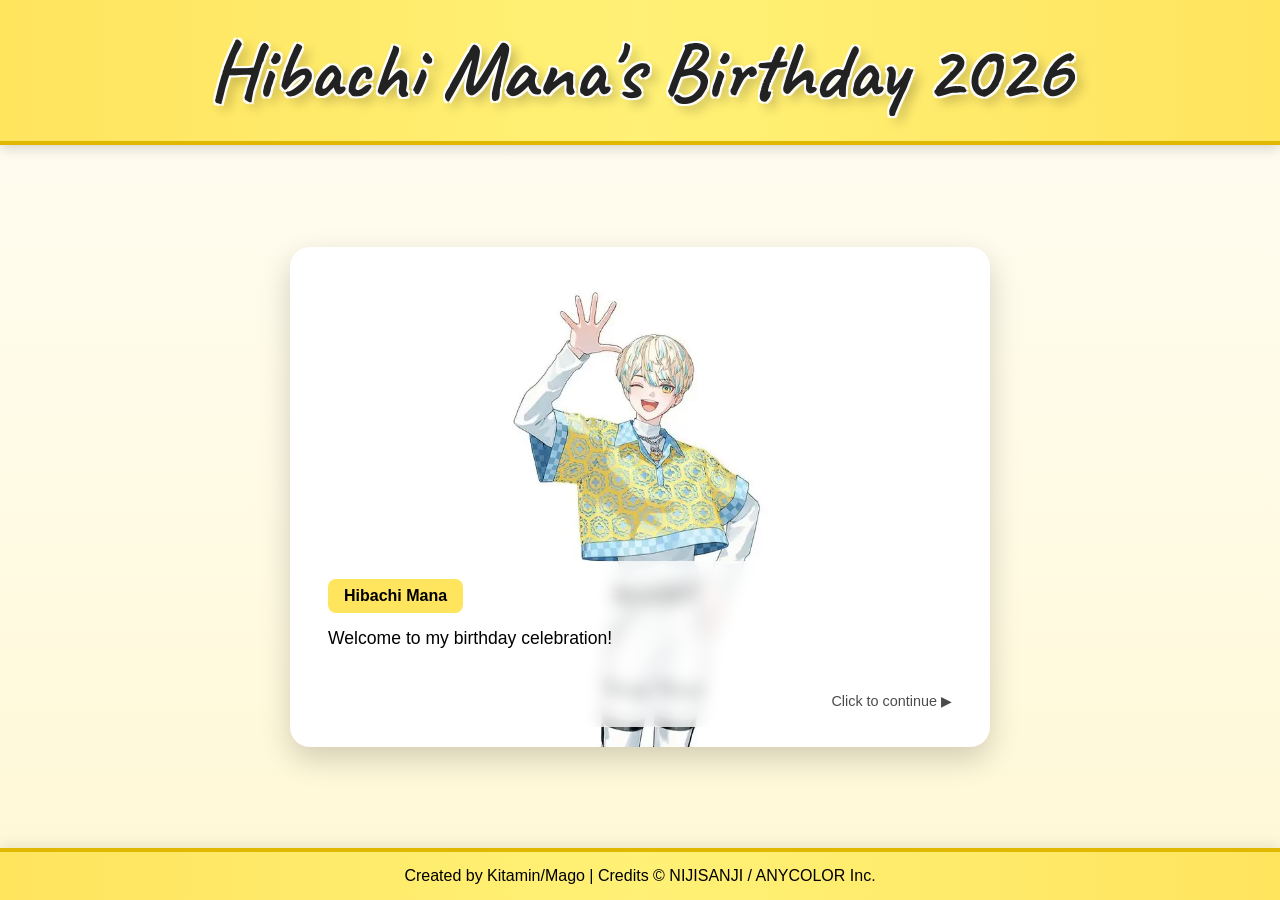
<file: index.html>
<!DOCTYPE html>
<html lang="en">
<head>
    <meta charset="UTF-8">
    <meta name="viewport" content="width=device-width, initial-scale=1.0">
    <title>Hibachi Mana's Birthday 2026</title>

    <link rel="preconnect" href="https://fonts.googleapis.com">
    <link rel="preconnect" href="https://fonts.gstatic.com" crossorigin>

    <link href="https://fonts.googleapis.com/css2?family=Caveat:wght@700&display=swap" rel="stylesheet">

    <link rel="stylesheet" href="style.css">
</head>

<body>

<header>
    <h1>Hibachi Mana's Birthday 2026</h1>
</header>

<main>

    <section class="visual-novel">

        <img
            id="character-image"
            src="image/Hibachi_Mana_Key_Visual (1).webp"
            alt="Hibachi Mana">

        <div class="dialog-box" id="dialog-box">

            <div class="name-box" id="speaker">
                Hibachi Mana
            </div>

            <p id="dialog-text"></p>

            <div class="click-indicator">
                Click to continue ▶
            </div>

        </div>

    </section>

</main>

<footer>
    <p>Created by Kitamin/Mago | Credits © NIJISANJI / ANYCOLOR Inc.</p>
</footer>

<script src="script.js"></script>

</body>
</html>
</file>
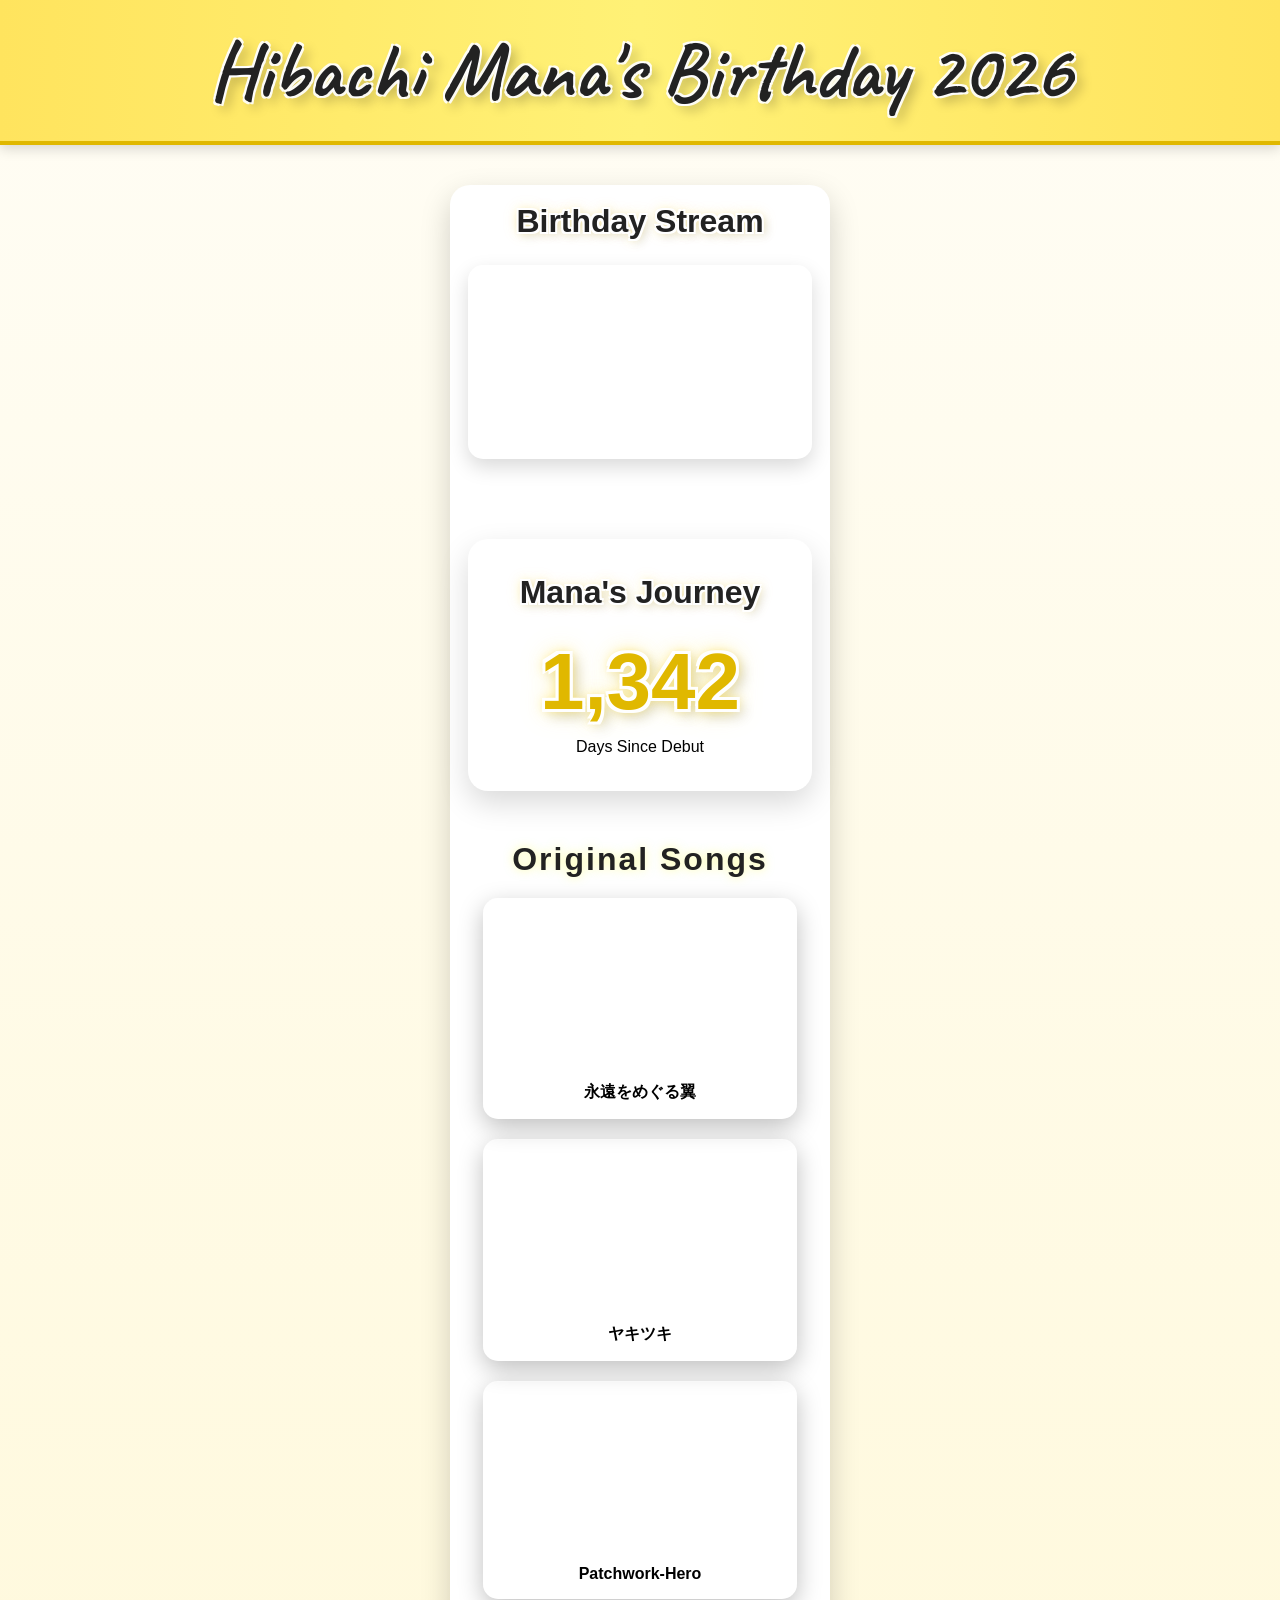
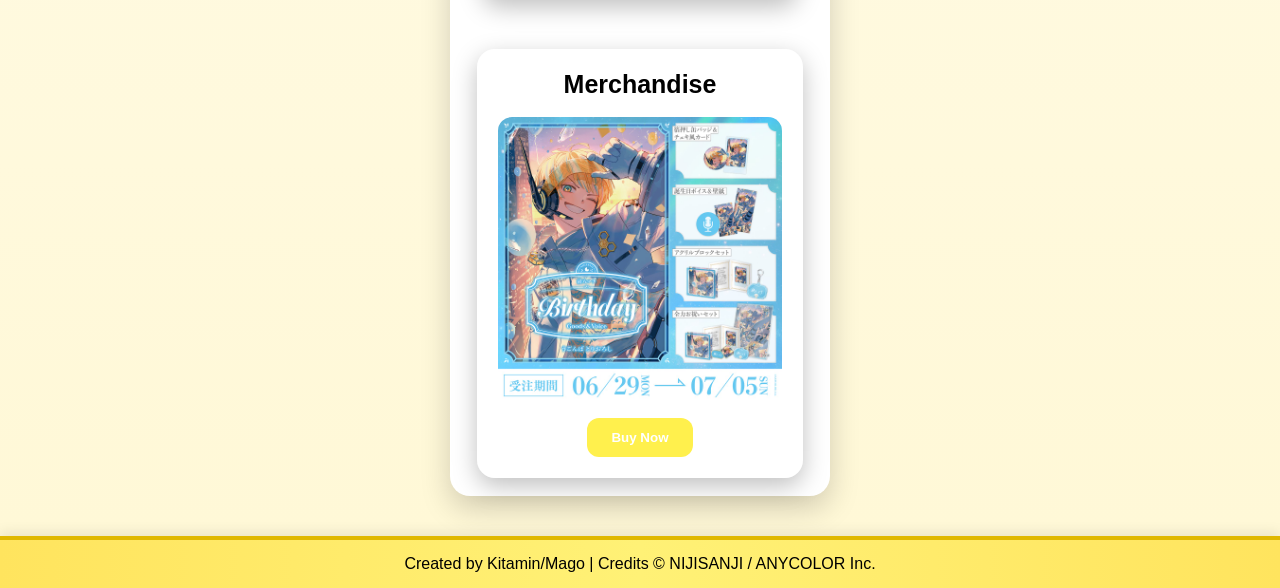
<file: home.html>
<!DOCTYPE html>
<html lang="en">
<head>
    <meta charset="UTF-8">
    <meta name="viewport" content="width=device-width, initial-scale=1.0">

    <title>Hibachi Mana's Birthday 2026</title>

    <!-- Google Font -->
    <link rel="preconnect" href="https://fonts.googleapis.com">
    <link rel="preconnect" href="https://fonts.gstatic.com" crossorigin>

    <link href="https://fonts.googleapis.com/css2?family=Caveat:wght@700&display=swap" rel="stylesheet">

    <!-- CSS -->
    <link rel="stylesheet" href="style.css">
</head>

<body>

    <!-- HEADER -->
    <header>
        <h1>Hibachi Mana's Birthday 2026</h1>
    </header>

    <!-- MAIN CONTENT -->
    <main>

        <div class="stream-container">

            <h2>Birthday Stream</h2>

            <div class="video-wrapper">

                <iframe
                    src="https://www.youtube.com/embed/sBA2VoJyhM4?si"
                    title="Hibachi Mana Birthday Stream"
                    frameborder="0"
                    allow="accelerometer; autoplay; clipboard-write; encrypted-media; gyroscope; picture-in-picture; web-share"
                    allowfullscreen>
                </iframe>

            </div>
            <div class="counter-card">

    <h2>Mana's Journey</h2>

    <div id="days-counter">
        Loading...
    </div>

    <p>
        Days Since Debut
    </p>

</div> 
<div class="song-section">

    <h2>Original Songs</h2>

    <div class="song-grid">

        <div class="song-card">
            <iframe src="https://www.youtube.com/embed/Y3eHuYhDsgo"
                frameborder="0" allowfullscreen></iframe>
            <p>永遠をめぐる翼</p>
        </div>

        <div class="song-card">
            <iframe src="https://www.youtube.com/embed/dPHWd5-vUDo"
                frameborder="0" allowfullscreen></iframe>
            <p>ヤキツキ</p>
        </div>

        <div class="song-card">
            <iframe src="https://www.youtube.com/embed/lgS25Ru0kEM?si"
                frameborder="0" allowfullscreen></iframe>
            <p>Patchwork-Hero</p>
        </div>

    </div>

</div>

 <div class="merch-section">

    <div class="merch-card">

        <h3>Merchandise</h3>

        <img src="image/merchandise.jpg" alt="Merchandise" class="merch-img">

        <a href="https://shop.nijisanji.jp/SSZS-74714.html" target="_blank">
            <button class="buy-btn">Buy Now</button>
        </a>

    </div>

</div>
        </div>

    </main>

    <!-- FOOTER -->
    <footer>
        <p>Created by Kitamin/Mago | Credits © NIJISANJI / ANYCOLOR Inc.</p>
    </footer>

<script src="script.js"></script>

</body>
</html>
</file>
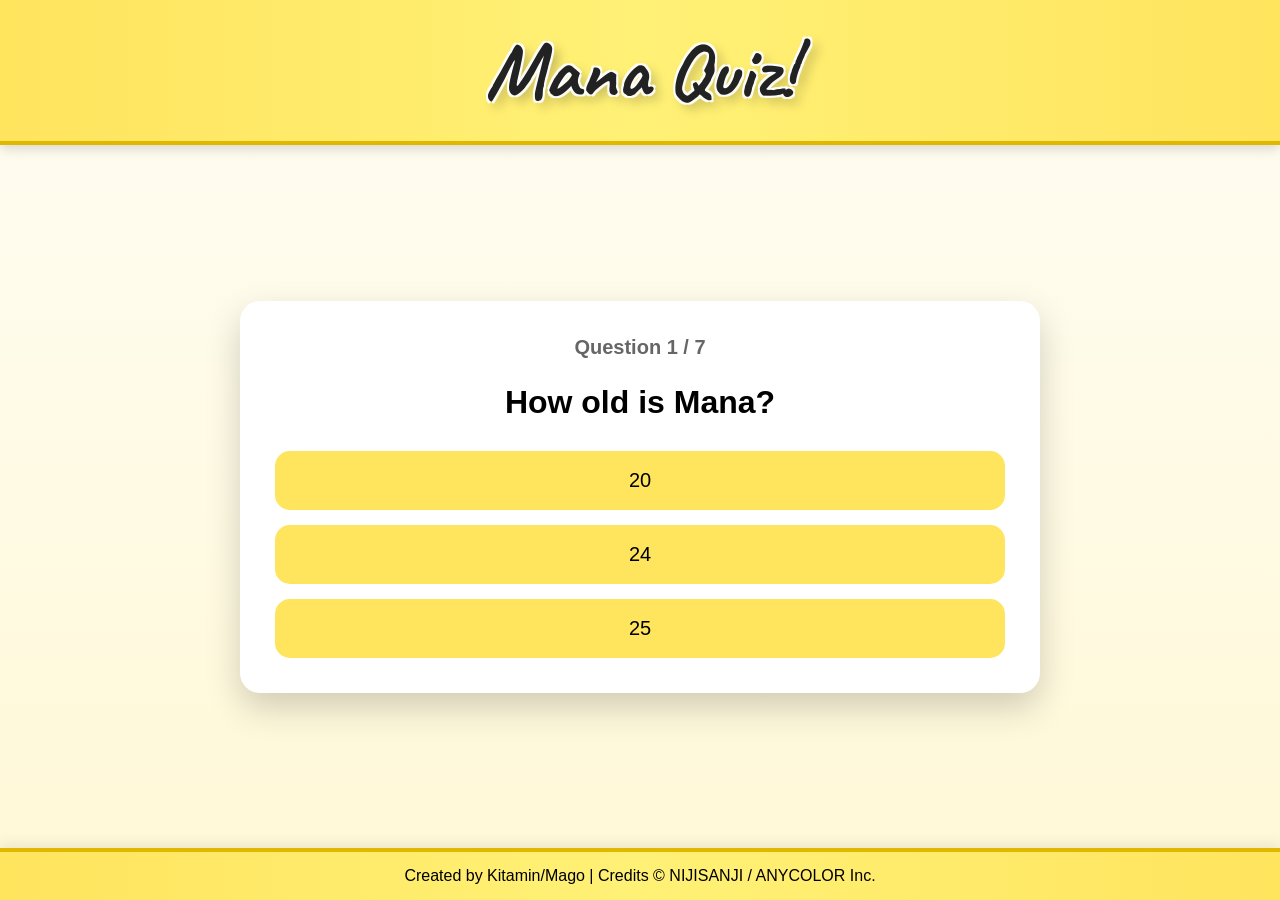
<file: quiz.html>
<!DOCTYPE html>
<html lang="en">

<head>

<meta charset="UTF-8">
<meta name="viewport" content="width=device-width, initial-scale=1.0">

<title>Mana Quiz</title>

<link rel="preconnect" href="https://fonts.googleapis.com">
<link rel="preconnect" href="https://fonts.gstatic.com" crossorigin>

<link href="https://fonts.googleapis.com/css2?family=Caveat:wght@700&display=swap" rel="stylesheet">

<link rel="stylesheet" href="style.css">

</head>

<body>

<header>

<h1>Mana Quiz!</h1>

</header>

<main>

<div class="quiz-card">

<div id="score-now">
Question <span id="current-number">1</span> / 7
</div>

<h2 id="question"></h2>

<div id="choices"></div>

<div id="comment-box">

<h3>Mana says...</h3>

<p id="comment"></p>

</div>

<button id="nextBtn">

Next Question →

</button>

</div>

</main>

<footer>

<p>Created by Kitamin/Mago | Credits © NIJISANJI / ANYCOLOR Inc.</p>

</footer>

<script src="quiz.js"></script>

</body>

</html>
</file>
<file: style.css>
/* RESET */
*{
    margin:0;
    padding:0;
    box-sizing:border-box;
}

/* BODY */
body{
    min-height:100vh;
    display:flex;
    flex-direction:column;

    background:
    linear-gradient(
        180deg,
        #FFFDF5,
        #FFF8D6
    );

    font-family:Arial, sans-serif;

    animation:pageAppear 0.8s ease;
}

/* HEADER */
header{
    background:linear-gradient(
        90deg,
        #FFE45E,
        #FFF176,
        #FFE45E
    );

    padding:20px;

    text-align:center;

    border-bottom:4px solid #E0B800;

    box-shadow:
        0 4px 12px rgba(0,0,0,0.15);
}

header h1{
    font-family:"Caveat", cursive;

    font-size:5rem;

    color:#222;

    animation:
        titleAppear 1s ease-out,
        titleFloat 4s ease-in-out infinite;

    text-shadow:
        -2px -2px 0 rgba(255,255,255,0.9),
         2px -2px 0 rgba(255,255,255,0.9),
        -2px  2px 0 rgba(255,255,255,0.9),
         2px  2px 0 rgba(255,255,255,0.9),
         6px  6px 12px rgba(0,0,0,0.25);
}

/* MAIN */
main{
    flex:1;

    display:flex;

    justify-content:center;

    align-items:center;

    padding:40px;
}

/* VISUAL NOVEL */
.visual-novel{
    position:relative;

    width:700px;

    max-width:90%;

    overflow:hidden;

    border-radius:20px;

    background:white;

    box-shadow:
        0 12px 30px rgba(0,0,0,0.18);

    animation:vnAppear 1s ease-out;
}

/* CHARACTER IMAGE */
#character-image{
    width:100%;

    height:500px;

    object-fit:contain;

    display:block;

    padding-top:20px;

    animation:characterFloat 4s ease-in-out infinite;
}

/* DIALOG */
.dialog-box{
    position:absolute;

    left:20px;
    right:20px;
    bottom:20px;

    background:rgba(255,255,255,0.75);

    backdrop-filter:blur(8px);

    border-radius:16px;

    padding:18px;

    cursor:pointer;

    transition:0.2s;
}

.dialog-box:hover{
    background:rgba(255,255,255,0.82);
}

.name-box{
    display:inline-block;

    background:#FFE45E;

    padding:8px 16px;

    border-radius:8px;

    font-weight:bold;

    margin-bottom:10px;
}

#dialog-text{
    font-size:1.1rem;

    line-height:1.8;

    min-height:60px;
}
.fade-in{
    opacity: 0;
    transform: translateY(40px);
    transition: all 0.8s ease;
}

.fade-in.show{
    opacity: 1;
    transform: translateY(0);
}

.click-indicator{
    margin-top:10px;

    text-align:right;

    font-size:0.9rem;

    opacity:0.7;

    animation:blink 1s infinite;
}


/* efek nyala-nyala */
@keyframes pulse{
    0%{ transform:scale(1); opacity:1; }
    50%{ transform:scale(1.1); opacity:0.7; }
    100%{ transform:scale(1); opacity:1; }
}

/* STREAM PAGE */
.stream-container{
    width:95%;

    max-width:380px;

    padding:18px;

    background:white;

    border-radius:20px;


    box-shadow:
        0 12px 30px rgba(0,0,0,0.18);

    animation:streamAppear 1s ease-out;

    transition:0.3s;
}

.stream-container:hover{
    transform:translateY(-5px);

    box-shadow:
        0 18px 40px rgba(0,0,0,0.22);
}

.stream-container h2{

    text-align:center;

    margin-bottom:25px;

    font-size:2rem;

    color:#222;

    text-shadow:
       -2px -2px 0 #fff,
         2px -2px 0 #fff,
        -2px  2px 0 #fff,
         2px  2px 0 #fff,

         0 0 8px rgba(255,228,94,0.5),
         0 0 15px rgba(255,228,94,0.25),

         4px 4px 10px rgba(0,0,0,0.15);

}

.video-wrapper{
    position:relative;

    width:100%;

    padding-bottom:56.25%;
}

.video-wrapper iframe{
    position:absolute;

    top:0;
    left:0;

    width:100%;
    height:100%;

    border:none;

    border-radius:15px;

    box-shadow:
        0 8px 20px rgba(0,0,0,0.15);
}

/* DEBUT COUNTER */

.counter-card{

    margin-top:80px;

    background:white;

    border-radius:20px;

    padding:35px;

    text-align:center;

    box-shadow:
        0 12px 30px rgba(0,0,0,0.15);

    animation:streamAppear 1.3s ease-out;

    transition:0.3s;
}

.counter-card:hover{

    transform:translateY(-5px);

    box-shadow:
        0 18px 40px rgba(0,0,0,0.22);
}

.counter-title{

    font-size:2rem;

    color:#222;

    margin-bottom:15px;

    text-shadow:
         -2px -2px 0 #fff,
         2px -2px 0 #fff,
        -2px  2px 0 #fff,
         2px  2px 0 #fff,

         0 0 8px rgba(255,228,94,0.5),
         0 0 15px rgba(255,228,94,0.25),

         4px 4px 10px rgba(0,0,0,0.15);
}

#days-counter{

    font-size:5rem;

    font-weight:bold;

    color:#E0B800;

    text-shadow:
    
        -3px -3px 0 #fff,
         3px -3px 0 #fff,
        -3px  3px 0 #fff,
         3px  3px 0 #fff,

        0 0 8px rgba(255,228,94,0.8),
        0 0 16px rgba(255,228,94,0.6),
        0 0 28px rgba(255,228,94,0.4),

        6px 6px 14px rgba(0,0,0,0.2);

    margin-bottom:10px;

    animation:
    counterFloat 3s ease-in-out infinite,
    glowPulse 2.5s ease-in-out infinite;
}

.counter-subtitle{

    font-size:1.2rem;

    color:#555;

    margin-bottom:15px;
}

.counter-message{

    font-size:1rem;

    color:#666;

    line-height:1.8;
}

@keyframes counterFloat{

    0%{
        transform:translateY(0px);
    }

    50%{
        transform:translateY(-5px);
    }

    100%{
        transform:translateY(0px);
    }
}
@keyframes glowPulse{

    0%{
        filter:drop-shadow(0 0 2px rgba(255,228,94,0.4));
    }

    50%{
        filter:drop-shadow(0 0 12px rgba(255,228,94,0.8));
    }

    100%{
        filter:drop-shadow(0 0 2px rgba(255,228,94,0.4));
    }
}
.song-section{
    margin-top: 50px;
    text-align: center;
}

.song-section h2{
    font-size: 32px;
    margin-bottom: 20px;
    text-shadow: 0 0 10px rgba(252, 255, 77, 0.5);
    letter-spacing: 2px;
}

/* GRID */
.song-grid{
    display: grid;
    grid-template-columns: repeat(auto-fit, minmax(280px, 1fr));
    gap: 20px;

    max-width: 1000px;
    margin: 0 auto;
    padding: 0 15px;
    justify-items: center;
}

/* CARD */
.song-card{
    border-radius: 15px;
    padding: 15px;

    overflow: hidden;
    width: 100%;

    background: rgba(255,255,255,0.08);
    border: 1px solid rgba(255,255,255,0.2);
    box-shadow: 0 8px 25px rgba(0,0,0,0.25);

    transition: 0.3s ease;
}

/* VIDEO */
.song-card iframe{
 width: 100%;
    aspect-ratio: 16 / 9;
    border-radius: 12px;
    display: block;
}

/* TITLE */
.song-card p{
    margin-top: 10px;
    font-weight: bold;
}

/* HOVER ANIMATION */
.song-card:hover{
    transform: translateY(-10px) scale(1.04);
    border-color: rgba(243, 255, 77, 0.6);
    box-shadow: 0 15px 35px rgba(0,0,0,0.4);
}

.merch-section{
    margin-top: 50px;
    display: flex;
    justify-content: center;
}

.merch-card{
    width: 95%; /* 🔥 kotak diperbesar */
    max-width:380px;

    padding: 20px;
    border-radius: 18px;
    text-align: center;

    background: rgba(255, 255, 255, 0.08);
    border: 1px solid rgba(255, 255, 255, 0.25);
    box-shadow: 0 8px 25px rgba(0,0,0,0.25);

    transition: all 0.3s ease;
}

/* 🔥 hover kotak */
.merch-card:hover{
    transform: translateY(-8px) scale(1.03);
    box-shadow: 0 15px 35px rgba(0,0,0,0.4);
    border-color: rgba(237, 255, 77, 0.6);
}

.merch-card h3{
    margin-bottom: 18px;
    font-size: 25px;
}

.merch-img{
    width: 100%;
    border-radius: 14px;
    margin-bottom: 12px;
    transition: transform 0.3s ease;
}

/* optional: gambar ikut zoom halus saat hover card */
.merch-card:hover .merch-img{
    transform: scale(1.05);
}

.buy-btn{
    padding: 12px 24px;
    border: none;
    border-radius: 12px;
    background: #fff04d;
    color: white;
    cursor: pointer;
    font-weight: bold;

    transition: all 0.25s ease;
}

/* 🔥 animasi button hover */
.buy-btn:hover{
    background: #fff56e;
    transform: scale(1.08);
    box-shadow: 0 8px 20px rgba(229, 252, 25, 0.418);
}

/* efek klik */
.buy-btn:active{
    transform: scale(0.95);
}
/* FOOTER */
footer{
    background:linear-gradient(
        90deg,
        #FFE45E,
        #FFF176,
        #FFE45E
    );

    text-align:center;

    padding:15px;

    border-top:4px solid #E0B800;

    box-shadow:
        0 -4px 12px rgba(0,0,0,0.08);
}

/* FADE OUT */
.fade-out{
    opacity:0;
    transition:opacity 1s ease;
}

/* ANIMATIONS */

@keyframes pageAppear{
    from{
        opacity:0;
    }

    to{
        opacity:1;
    }
}

@keyframes titleAppear{
    from{
        opacity:0;
        transform:translateY(-20px);
    }

    to{
        opacity:1;
        transform:translateY(0);
    }
}

@keyframes titleFloat{
    0%{
        transform:translateY(0);
    }

    50%{
        transform:translateY(-3px);
    }

    100%{
        transform:translateY(0);
    }
}

@keyframes vnAppear{
    from{
        opacity:0;
        transform:translateY(40px) scale(0.95);
    }

    to{
        opacity:1;
        transform:translateY(0) scale(1);
    }
}

@keyframes streamAppear{
    from{
        opacity:0;
        transform:translateY(60px) scale(0.9);
    }

    to{
        opacity:1;
        transform:translateY(0) scale(1);
    }
}

@keyframes blink{
    50%{
        opacity:0.2;
    }
}

@keyframes characterFloat{
    0%{
        transform:translateY(0px);
    }

    50%{
        transform:translateY(-6px);
    }

    100%{
        transform:translateY(0px);
    }
}

/* MOBILE */
/* ================= MOBILE ================= */

@media screen and (max-width:768px){

    body{
        overflow-x:hidden;
    }

    main{
        padding:18px;
    }

    /* HEADER */

    header{
        padding:15px;
    }

    header h1{
        font-size:2.2rem;
        line-height:1.2;
    }

    /* VISUAL NOVEL */

    .visual-novel{
        width:100%;
        border-radius:16px;
    }

    #character-image{
        height:320px;
        padding-top:10px;
    }

    .dialog-box{
        left:10px;
        right:10px;
        bottom:10px;
        padding:14px;
    }

    .name-box{
        font-size:14px;
        padding:6px 12px;
    }

    #dialog-text{
        font-size:15px;
        line-height:1.6;
    }

    .click-indicator{
        font-size:13px;
    }

    /* STREAM */

    .stream-container{

        width:100%;

        padding:20px;

        border-radius:16px;

    }

    .stream-container h2{

        font-size:1.5rem;

        margin-bottom:18px;

    }

    /* COUNTER */

    .counter-card{

        margin-top:40px;

        padding:20px;

    }

    .counter-title{

        font-size:1.5rem;

    }

    #days-counter{

        font-size:3rem;

    }

    .counter-subtitle{

        font-size:1rem;

    }

    .counter-message{

        font-size:0.95rem;

    }

    /* SONG */

    .song-section{

        margin-top:35px;

    }

    .song-section h2{

        font-size:1.8rem;

    }

    .song-grid{

    width:95%;

    margin:auto;

    }

    /* MERCH */

    .merch-card{

        width:100%;

        padding:18px;

    }

    .merch-card h3{

        font-size:22px;

    }

    .buy-btn{

        width:100%;

        font-size:16px;

    }

    /* QUIZ */

    .quiz-card{

    width:95%;

    max-width:380px;

    padding:18px;

    }

    #score-now{

        font-size:16px;

    }

    .quiz-card h2{

    font-size:22px;

    line-height:1.4;

    }

    .choice{

        font-size:16px;

        padding:13px;

    }

    #comment{

        font-size:15px;

    }

    #nextBtn{

        width:100%;

        font-size:16px;

    }

    /* FOOTER */

    footer{

        font-size:14px;

        padding:12px;

    }

}

/* ================= QUIZ ================= */

.quiz-card{

    width:800px;

    max-width:95%;

    background:white;

    border-radius:20px;

    padding:35px;

    box-shadow:0 15px 35px rgba(0,0,0,.18);

    text-align:center;
}

#score-now{

    margin-bottom:25px;

    font-size:20px;

    color:#666;

    font-weight:bold;
}

.quiz-card h2{

    font-size:32px;

    margin-bottom:30px;
}

#choices{

    display:flex;

    flex-direction:column;

    gap:15px;
}

.choice{

    padding:18px;

    border:none;

    border-radius:15px;

    background:#FFE45E;

    cursor:pointer;

    font-size:20px;

    transition:.25s;
}

.choice:hover{

    transform:scale(1.03);

    background:#FFF176;
}

.choice.correct{

    background:#62d56b;

    color:white;
}

.choice.wrong{

    background:#ef5b5b;

    color:white;
}

#comment-box{

    margin-top:30px;

    padding:20px;

    border-radius:15px;

    background:#fffbe2;

    display:none;
}

#comment-box h3{

    margin-bottom:10px;

    color:#E0B800;
}

#comment{

    font-size:20px;

    line-height:1.7;
}

#nextBtn{

    display:none;

    margin-top:25px;

    padding:15px 35px;

    font-size:18px;

    border:none;

    border-radius:12px;

    background:#FFE45E;

    cursor:pointer;

    transition:.25s;
}

#nextBtn:hover{

    transform:scale(1.05);

    background:#FFF176;
}
</file>
